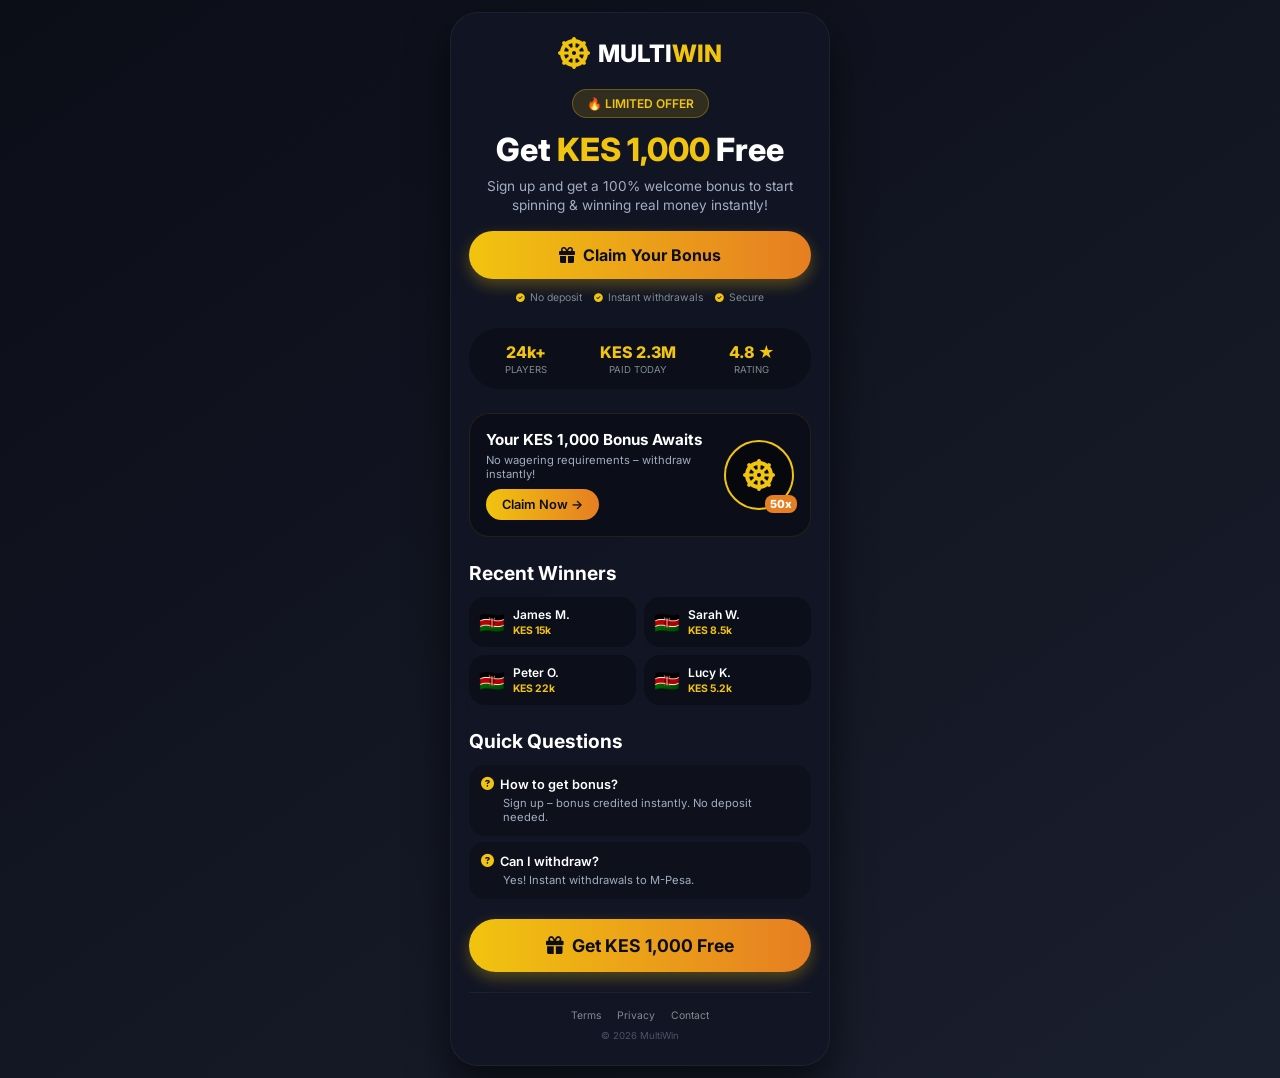
<file: index.html>
<!DOCTYPE html>
<html lang="en">
<head>
  <meta charset="UTF-8">
  <meta name="viewport" content="width=device-width, initial-scale=1.0, maximum-scale=1.0, user-scalable=no">
  <title>MultiWin · Spin & Win Real Money</title>
  <link rel="stylesheet" href="landing.css">
  <link href="https://fonts.googleapis.com/css2?family=Inter:wght@400;600;700;800&display=swap" rel="stylesheet">
  <link rel="stylesheet" href="https://cdnjs.cloudflare.com/ajax/libs/font-awesome/6.4.0/css/all.min.css">
</head>
<body>
  <div class="landing-container">
    <!-- Header -->
    <header class="landing-header">
      <div class="logo">
        <i class="fas fa-dharmachakra"></i>
        <span>MULTI<span class="accent">WIN</span></span>
      </div>
    </header>

    <!-- Hero Section -->
    <section class="hero">
      <div class="bonus-badge">🔥 LIMITED OFFER</div>
      <h1 class="hero-title">
        Get <span class="bonus-amount">KES 1,000</span> Free
      </h1>
      <p class="hero-subtitle">
        Sign up and get a 100% welcome bonus to start spinning & winning real money instantly!
      </p>
      <a href="signup.html" class="btn-primary">
        <i class="fas fa-gift"></i> Claim Your Bonus
      </a>
      <div class="trust-micro">
        <span><i class="fas fa-check-circle"></i> No deposit</span>
        <span><i class="fas fa-check-circle"></i> Instant withdrawals</span>
        <span><i class="fas fa-check-circle"></i> Secure</span>
      </div>
    </section>

    <!-- Stats -->
    <div class="stats-bar">
      <div class="stat-item">
        <div class="stat-value">24k+</div>
        <div class="stat-label">Players</div>
      </div>
      <div class="stat-item">
        <div class="stat-value">KES 2.3M</div>
        <div class="stat-label">Paid today</div>
      </div>
      <div class="stat-item">
        <div class="stat-value">4.8 ★</div>
        <div class="stat-label">Rating</div>
      </div>
    </div>

    <!-- Bonus Preview -->
    <div class="bonus-preview">
      <div class="preview-content">
        <div>
          <h3>Your KES 1,000 Bonus Awaits</h3>
          <p>No wagering requirements – withdraw instantly!</p>
          <a href="signup.html" class="btn-small">Claim Now →</a>
        </div>
        <div class="preview-wheel">
          <i class="fas fa-dharmachakra"></i>
          <span class="preview-multiplier">50x</span>
        </div>
      </div>
    </div>

    <!-- Recent Winners -->
    <section class="recent-winners">
      <h2 class="section-title">Recent Winners</h2>
      <div class="winners-grid">
        <div class="winner-card">
          <span class="winner-avatar">🇰🇪</span>
          <div>
            <div class="winner-name">James M.</div>
            <div class="winner-amount">KES 15k</div>
          </div>
        </div>
        <div class="winner-card">
          <span class="winner-avatar">🇰🇪</span>
          <div>
            <div class="winner-name">Sarah W.</div>
            <div class="winner-amount">KES 8.5k</div>
          </div>
        </div>
        <div class="winner-card">
          <span class="winner-avatar">🇰🇪</span>
          <div>
            <div class="winner-name">Peter O.</div>
            <div class="winner-amount">KES 22k</div>
          </div>
        </div>
        <div class="winner-card">
          <span class="winner-avatar">🇰🇪</span>
          <div>
            <div class="winner-name">Lucy K.</div>
            <div class="winner-amount">KES 5.2k</div>
          </div>
        </div>
      </div>
    </section>

    <!-- FAQ -->
    <section class="faq-teaser">
      <h2 class="section-title">Quick Questions</h2>
      <div class="faq-item">
        <div class="faq-question">
          <i class="fas fa-question-circle"></i>
          <span>How to get bonus?</span>
        </div>
        <div class="faq-answer">Sign up – bonus credited instantly. No deposit needed.</div>
      </div>
      <div class="faq-item">
        <div class="faq-question">
          <i class="fas fa-question-circle"></i>
          <span>Can I withdraw?</span>
        </div>
        <div class="faq-answer">Yes! Instant withdrawals to M-Pesa.</div>
      </div>
    </section>

    <!-- Final CTA -->
    <a href="signup.html" class="btn-primary btn-large" style="margin-bottom: 20px;">
      <i class="fas fa-gift"></i> Get KES 1,000 Free
    </a>

    <!-- Footer -->
    <footer class="landing-footer">
      <div class="footer-links">
        <a href="#">Terms</a>
        <a href="#">Privacy</a>
        <a href="#">Contact</a>
      </div>
      <div class="footer-copyright">
        © 2026 MultiWin
      </div>
    </footer>
  </div>
</body>
</html>
</file>
<file: landing.css>
* {
  margin: 0;
  padding: 0;
  box-sizing: border-box;
}

body {
  font-family: 'Inter', sans-serif;
  background: linear-gradient(145deg, #0b0d17, #1a1f2e);
  min-height: 100vh;
  display: flex;
  align-items: center;
  justify-content: center;
  padding: 12px;
}

.landing-container {
  max-width: 380px;
  width: 100%;
  background: rgba(18, 22, 36, 0.95);
  backdrop-filter: blur(10px);
  -webkit-backdrop-filter: blur(10px);
  border: 1px solid rgba(255, 255, 255, 0.05);
  border-radius: 28px;
  padding: 24px 18px;
  box-shadow: 0 20px 40px rgba(0, 0, 0, 0.6);
}

/* Header */
.landing-header {
  text-align: center;
  margin-bottom: 20px;
}

.logo {
  display: inline-flex;
  align-items: center;
  gap: 8px;
}

.logo i {
  font-size: 2rem;
  color: #f1c40f;
}

.logo span {
  font-weight: 800;
  font-size: 1.5rem;
  color: white;
}

.logo .accent {
  color: #f1c40f;
}

/* Hero */
.hero {
  text-align: center;
  margin-bottom: 24px;
}

.bonus-badge {
  background: rgba(241, 196, 15, 0.15);
  border: 1px solid rgba(241, 196, 15, 0.3);
  border-radius: 30px;
  padding: 6px 14px;
  display: inline-block;
  margin-bottom: 12px;
  font-size: 0.75rem;
  font-weight: 600;
  color: #f1c40f;
}

.hero-title {
  font-size: 2rem;
  font-weight: 800;
  margin-bottom: 8px;
  color: white;
}

.bonus-amount {
  color: #f1c40f;
}

.hero-subtitle {
  color: #a0aec0;
  font-size: 0.85rem;
  margin-bottom: 16px;
  line-height: 1.4;
  padding: 0 5px;
}

/* Buttons */
.btn-primary {
  background: linear-gradient(90deg, #f1c40f, #e67e22);
  border: none;
  border-radius: 40px;
  padding: 14px 20px;
  width: 100%;
  color: #0b0d17;
  font-weight: 700;
  font-size: 1rem;
  display: flex;
  align-items: center;
  justify-content: center;
  gap: 8px;
  text-decoration: none;
  box-shadow: 0 6px 15px rgba(241, 196, 15, 0.3);
  transition: transform 0.1s;
  cursor: pointer;
}

.btn-primary:active {
  transform: scale(0.98);
}

.btn-small {
  background: linear-gradient(90deg, #f1c40f, #e67e22);
  border: none;
  border-radius: 30px;
  padding: 8px 16px;
  color: #0b0d17;
  font-weight: 600;
  font-size: 0.8rem;
  display: inline-flex;
  align-items: center;
  gap: 4px;
  text-decoration: none;
  width: auto;
}

.btn-large {
  padding: 16px 24px;
  font-size: 1.1rem;
}

/* Trust Micro */
.trust-micro {
  display: flex;
  justify-content: center;
  gap: 12px;
  margin-top: 12px;
  font-size: 0.65rem;
  color: #7f8c8d;
  flex-wrap: wrap;
}

.trust-micro i {
  color: #f1c40f;
  font-size: 0.55rem;
  margin-right: 2px;
}

/* Stats */
.stats-bar {
  display: flex;
  justify-content: space-around;
  background: rgba(0, 0, 0, 0.3);
  border-radius: 30px;
  padding: 14px 10px;
  margin-bottom: 24px;
}

.stat-item {
  text-align: center;
}

.stat-value {
  font-weight: 800;
  font-size: 1rem;
  color: #f1c40f;
  margin-bottom: 2px;
}

.stat-label {
  font-size: 0.6rem;
  color: #7f8c8d;
  text-transform: uppercase;
}

/* Bonus Preview */
.bonus-preview {
  background: rgba(0, 0, 0, 0.3);
  border-radius: 20px;
  padding: 16px;
  margin-bottom: 24px;
  border: 1px solid rgba(241, 196, 15, 0.1);
}

.preview-content {
  display: flex;
  align-items: center;
  gap: 12px;
}

.preview-content h3 {
  font-size: 0.95rem;
  font-weight: 700;
  margin-bottom: 4px;
  color: white;
}

.preview-content p {
  font-size: 0.7rem;
  color: #a0aec0;
  margin-bottom: 8px;
}

.preview-wheel {
  position: relative;
  width: 70px;
  height: 70px;
  background: rgba(0, 0, 0, 0.4);
  border-radius: 50%;
  display: flex;
  align-items: center;
  justify-content: center;
  border: 2px solid #f1c40f;
  flex-shrink: 0;
}

.preview-wheel i {
  font-size: 2rem;
  color: #f1c40f;
}

.preview-multiplier {
  position: absolute;
  font-size: 0.7rem;
  font-weight: 800;
  background: #e67e22;
  color: white;
  padding: 2px 5px;
  border-radius: 8px;
  bottom: -5px;
  right: -5px;
}

/* Section Titles */
.section-title {
  font-size: 1.2rem;
  font-weight: 700;
  margin-bottom: 12px;
  color: white;
}

/* Winners */
.winners-grid {
  display: grid;
  grid-template-columns: repeat(2, 1fr);
  gap: 8px;
  margin-bottom: 24px;
}

.winner-card {
  background: rgba(0, 0, 0, 0.3);
  border-radius: 16px;
  padding: 10px;
  display: flex;
  align-items: center;
  gap: 8px;
}

.winner-avatar {
  font-size: 1.3rem;
}

.winner-name {
  font-weight: 600;
  font-size: 0.75rem;
  color: white;
  margin-bottom: 2px;
}

.winner-amount {
  font-size: 0.65rem;
  font-weight: 700;
  color: #f1c40f;
}

/* FAQ */
.faq-teaser {
  margin-bottom: 20px;
}

.faq-item {
  background: rgba(0, 0, 0, 0.2);
  border-radius: 16px;
  padding: 12px;
  margin-bottom: 6px;
}

.faq-question {
  display: flex;
  align-items: center;
  gap: 6px;
  font-weight: 600;
  font-size: 0.8rem;
  margin-bottom: 4px;
  color: white;
}

.faq-question i {
  color: #f1c40f;
  font-size: 0.8rem;
}

.faq-answer {
  font-size: 0.7rem;
  color: #a0aec0;
  padding-left: 22px;
}

/* Footer */
.landing-footer {
  text-align: center;
  padding-top: 16px;
  border-top: 1px solid rgba(255, 255, 255, 0.05);
}

.footer-links {
  display: flex;
  justify-content: center;
  gap: 16px;
  margin-bottom: 8px;
}

.footer-links a {
  color: #7f8c8d;
  text-decoration: none;
  font-size: 0.65rem;
}

.footer-copyright {
  color: #4a5568;
  font-size: 0.6rem;
}

/* Remove all animations that might cause layout shifts */
.btn-primary, .btn-small {
  transition: transform 0.1s;
}
</file>
